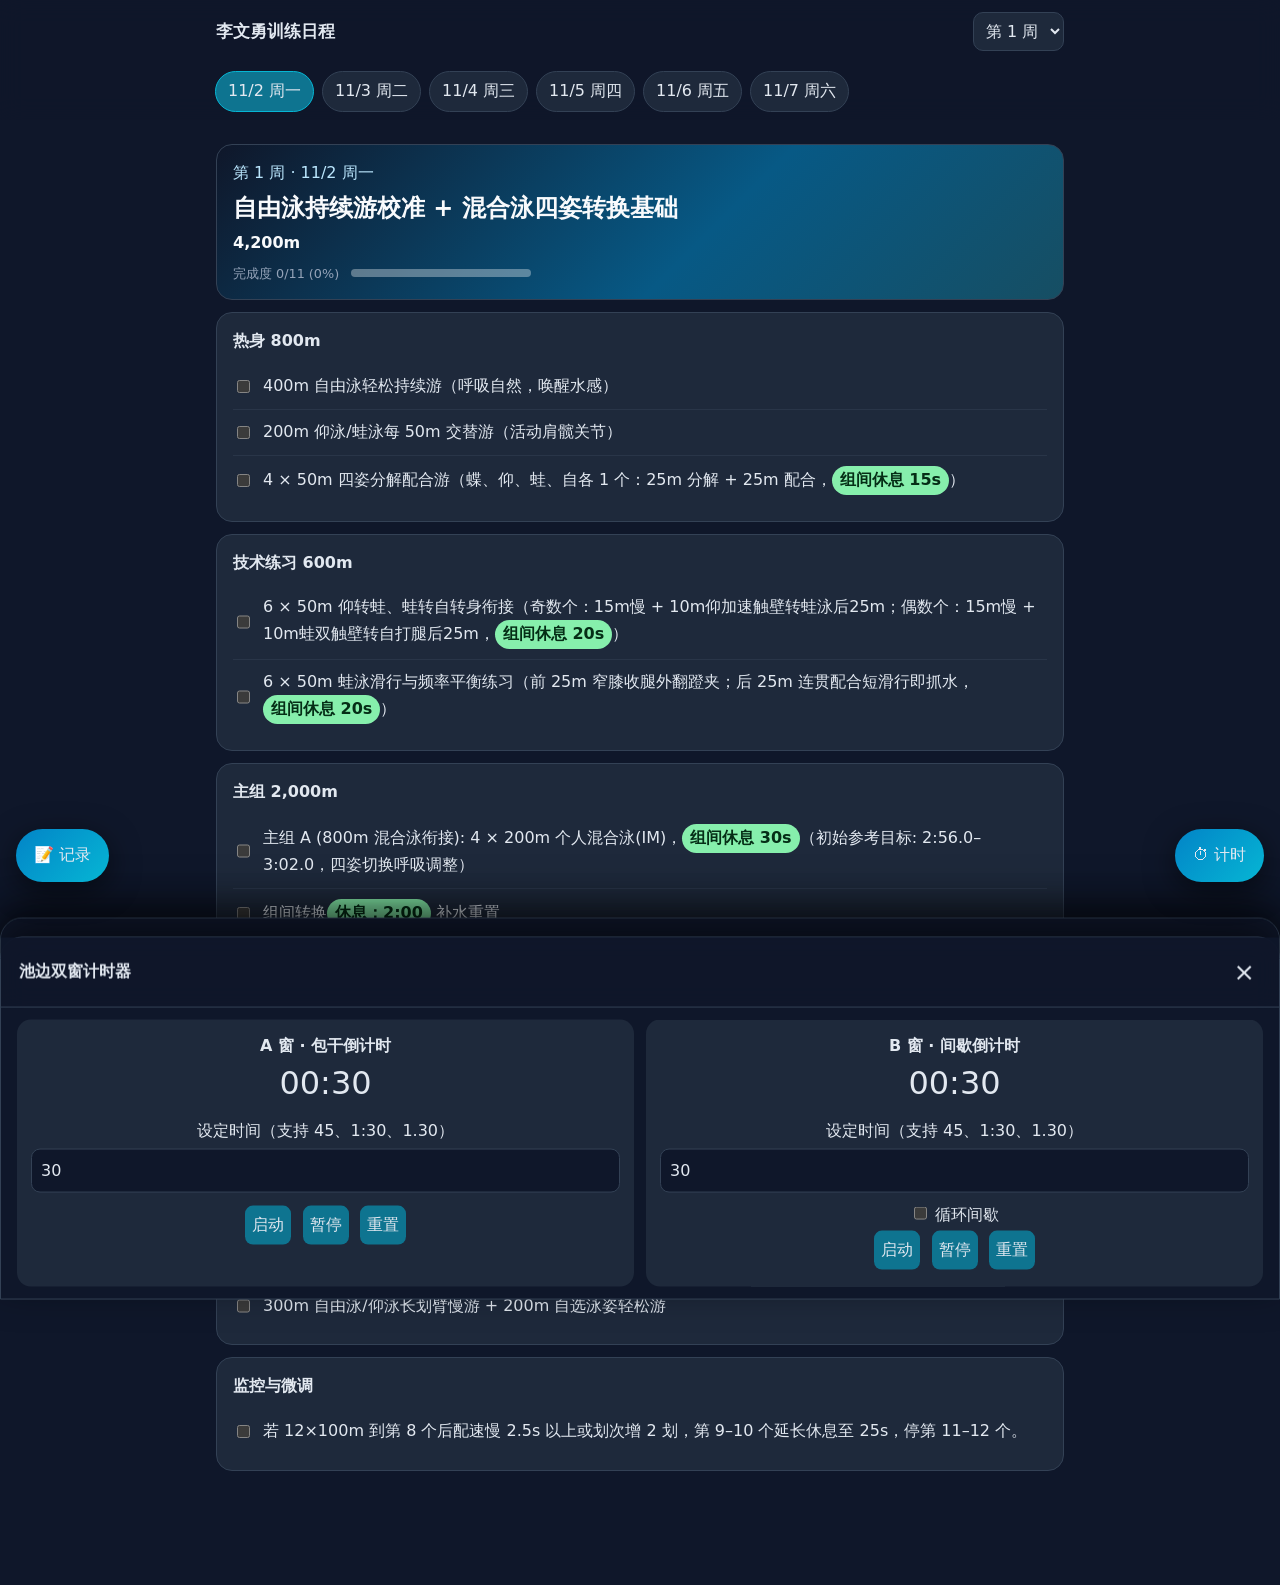
<file: index.html>
<!doctype html><html lang="zh-CN"><head><meta charset="utf-8"><meta name="viewport" content="width=device-width,initial-scale=1,viewport-fit=cover"><meta name="theme-color" content="#0f172a"><title>李文勇游泳训练管理系统</title><link rel="manifest" href="manifest.json"><link rel="stylesheet" href="css/base.css"><link rel="stylesheet" href="css/layout.css"><link rel="stylesheet" href="css/components.css"><link rel="stylesheet" href="css/timer.css"><link rel="stylesheet" href="css/record-drawer.css"></head><body><div id="save-toast" class="hidden" role="status" aria-live="polite"></div><header><div class="bar"><h1>李文勇训练日程</h1><select id="week-selector" aria-label="选择周次"></select></div><nav id="date-pills" aria-label="训练日期"></nav></header><main><div id="plan-mount"></div></main><button id="open-record-btn" class="fab left">📝 记录</button><button id="open-timer-btn" class="fab right">⏱ 计时</button><aside id="record-drawer" class="drawer" aria-hidden="true"><header><h2>现场数据录入</h2><button class="close-btn" data-target="record-drawer">×</button></header><div id="record-form-container" class="drawer-body"></div></aside><aside id="timer-drawer" class="drawer" aria-hidden="true"><header><h2>池边双窗计时器</h2><button class="close-btn" data-target="timer-drawer">×</button></header><div id="timer-mount" class="drawer-body"></div></aside><script type="module" src="js/app.js"></script></body></html>
</file>
<file: css/base.css>
:root{color-scheme:dark;--bg:#0f172a;--panel:#1e293b;--line:#334155;--text:#e2e8f0;--muted:#94a3b8;--cyan:#06b6d4;--green:#22c55e;font:16px/1.55 system-ui,"Microsoft YaHei",sans-serif}*{box-sizing:border-box}body{margin:0;background:var(--bg);color:var(--text);padding-bottom:calc(90px + env(safe-area-inset-bottom))}button,select,input,textarea{font:inherit;color:inherit}button{cursor:pointer}header{position:sticky;top:0;background:#0f172aee;backdrop-filter:blur(12px);z-index:2}.bar{max-width:880px;margin:auto;padding:12px 16px;display:flex;justify-content:space-between;align-items:center}.bar h1{font-size:1.05rem;margin:0}select{background:var(--panel);border:1px solid var(--line);border-radius:10px;padding:8px}nav#date-pills{display:flex;gap:8px;overflow:auto;padding:8px max(16px,calc((100% - 850px)/2));scrollbar-width:none}nav button{white-space:nowrap;border:1px solid var(--line);background:var(--panel);border-radius:999px;padding:7px 12px}nav button.active{background:#0e7490;border-color:var(--cyan)}main{max-width:880px;margin:auto;padding:12px 16px}button:focus-visible,input:focus-visible,textarea:focus-visible,select:focus-visible{outline:2px solid var(--cyan);outline-offset:2px}
</file>
<file: css/layout.css>
.dayhead,.module,.row{background:var(--panel);border:1px solid var(--line);border-radius:16px;padding:16px;margin:12px 0}.dayhead{background:linear-gradient(135deg,#0f172a 0%,#075985 58%,#164e63 100%);color:#f8fafc}.dayhead .muted{color:#bae6fd}.dayhead progress{border:0;border-radius:999px;background:#ffffff30}.dayhead progress::-webkit-progress-bar{background:#ffffff30;border-radius:999px}.dayhead progress::-webkit-progress-value{background:#22d3ee;border-radius:999px}.dayhead progress::-moz-progress-bar{background:#22d3ee;border-radius:999px}.dayhead h2{margin:4px 0}.muted{color:var(--muted)}.module h3{font-size:1rem;margin:0 0 10px}.item{padding:10px 0;border-top:1px solid #33415588}.item:first-of-type{border:0}.item label{display:flex;gap:10px}.item input{accent-color:var(--cyan)}.rest-hotspot{color:#052e16;background:#86efac;border:0;border-radius:999px;padding:2px 8px;font-weight:700}.fab{position:fixed;bottom:calc(18px + env(safe-area-inset-bottom));z-index:4;border:0;border-radius:999px;padding:14px 18px;background:linear-gradient(135deg,#0284c7,#06b6d4);box-shadow:0 8px 30px #0008}.fab.left{left:16px}.fab.right{right:16px}
</file>
<file: css/components.css>
.progress{height:7px;background:#334155;border-radius:9px;overflow:hidden}.progress span{display:block;height:100%;background:var(--cyan)}.status-grid{display:grid;grid-template-columns:repeat(2,minmax(0,1fr));gap:8px}.status-grid button{background:#334155;border:1px solid #475569;border-radius:10px;padding:9px}.status-grid button.selected{background:#0e7490;border-color:var(--cyan)}.field{display:grid;gap:5px;margin:10px 0}.field input,.field textarea{width:100%;background:#0f172a;border:1px solid var(--line);border-radius:9px;padding:9px}.actions{display:flex;gap:8px;flex-wrap:wrap}.actions button{background:#0e7490;border:0;border-radius:9px;padding:9px 12px}
.save-status{position:sticky;top:0;z-index:3;text-align:right;font-size:.78rem;min-height:1.2em;background:var(--bg);padding:3px 8px}.detailed-groups{margin-top:18px}.detailed-groups details>summary{cursor:pointer;font-weight:700;padding:8px 0}.split-row{display:grid;grid-template-columns:repeat(auto-fit,minmax(180px,1fr));gap:8px}.split-row legend{font-weight:700;color:#67e8f9}.add-split{border:1px dashed var(--cyan);background:transparent;border-radius:9px;padding:8px 12px;color:#67e8f9;margin:4px 0 10px}.save-status[hidden]{display:none}
.save-status{display:none}.set-toggle[aria-expanded="true"]{color:#67e8f9}
.day-progress{display:flex;align-items:center;gap:12px;margin-top:8px;color:var(--muted);font-size:.8rem}.day-progress progress{width:min(42%,180px);height:8px;accent-color:var(--green)}.set-audit{display:grid;grid-template-columns:repeat(auto-fit,minmax(180px,1fr));gap:8px;padding:4px 0 10px}.set-audit .field{margin:4px 0}.set-audit select,.set-audit textarea{width:100%;min-width:0;background:#0f172a;border:1px solid var(--line);border-radius:9px;padding:8px;color:var(--text)}.set-audit textarea{resize:vertical}
</file>
<file: css/timer.css>
.drawer{position:fixed;z-index:10;inset:auto 0 0;background:#0f172a;border:1px solid var(--line);border-radius:22px 22px 0 0;max-height:55vh;transform:translateY(110%);transition:transform .25s ease;padding-bottom:env(safe-area-inset-bottom);box-shadow:0 -15px 40px #0008}.drawer.open{z-index:40;transform:translateY(0)}.drawer>header{position:static;display:flex;align-items:center;justify-content:space-between;padding:14px 18px;border-bottom:1px solid var(--line)}.drawer h2{font-size:1rem;margin:0}.close-btn{border:0;background:transparent;font-size:1.6rem}.drawer-body{overflow:auto;padding:12px 16px}.timer-grid{display:grid;grid-template-columns:1fr 1fr;gap:12px}.timer{background:var(--panel);padding:14px;border-radius:14px;text-align:center}.clock{font-size:2rem;font-variant-numeric:tabular-nums}.timer button{background:#0e7490;border:0;border-radius:8px;padding:7px;margin:3px}
</file>
<file: css/record-drawer.css>
#record-drawer{max-height:60vh;max-height:60dvh;overflow:hidden;padding-bottom:calc(82px + env(safe-area-inset-bottom))}#record-drawer .drawer-body{max-height:calc(60vh - 68px - 82px);max-height:calc(60dvh - 68px - 82px);overflow-y:auto;overscroll-behavior:contain;min-height:0}#record-form-container{max-width:800px;margin:auto}.variance{border-left:3px solid #f59e0b;padding-left:12px}.hidden{display:none!important}#save-toast{position:fixed;top:calc(10px + env(safe-area-inset-top));left:50%;transform:translateX(-50%);z-index:1000;padding:7px 14px;border:1px solid #155e75;border-radius:999px;background:#0e7490;color:white;font-size:.85rem;box-shadow:0 4px 18px #0008;pointer-events:none}.fab{z-index:30}.set-toggle{display:block;width:100%;text-align:left;color:inherit;background:transparent;border:0;font-size:1rem;font-weight:800;padding:0 0 10px}.set-details{border-top:1px solid var(--line);padding-top:8px}.split-row{display:grid;grid-template-columns:repeat(auto-fit,minmax(150px,1fr));gap:8px}.split-row legend{color:#67e8f9;font-weight:700}.add-split{border:1px dashed var(--cyan);background:transparent;border-radius:9px;padding:8px 12px;color:#67e8f9;margin:8px 0}
</file>
